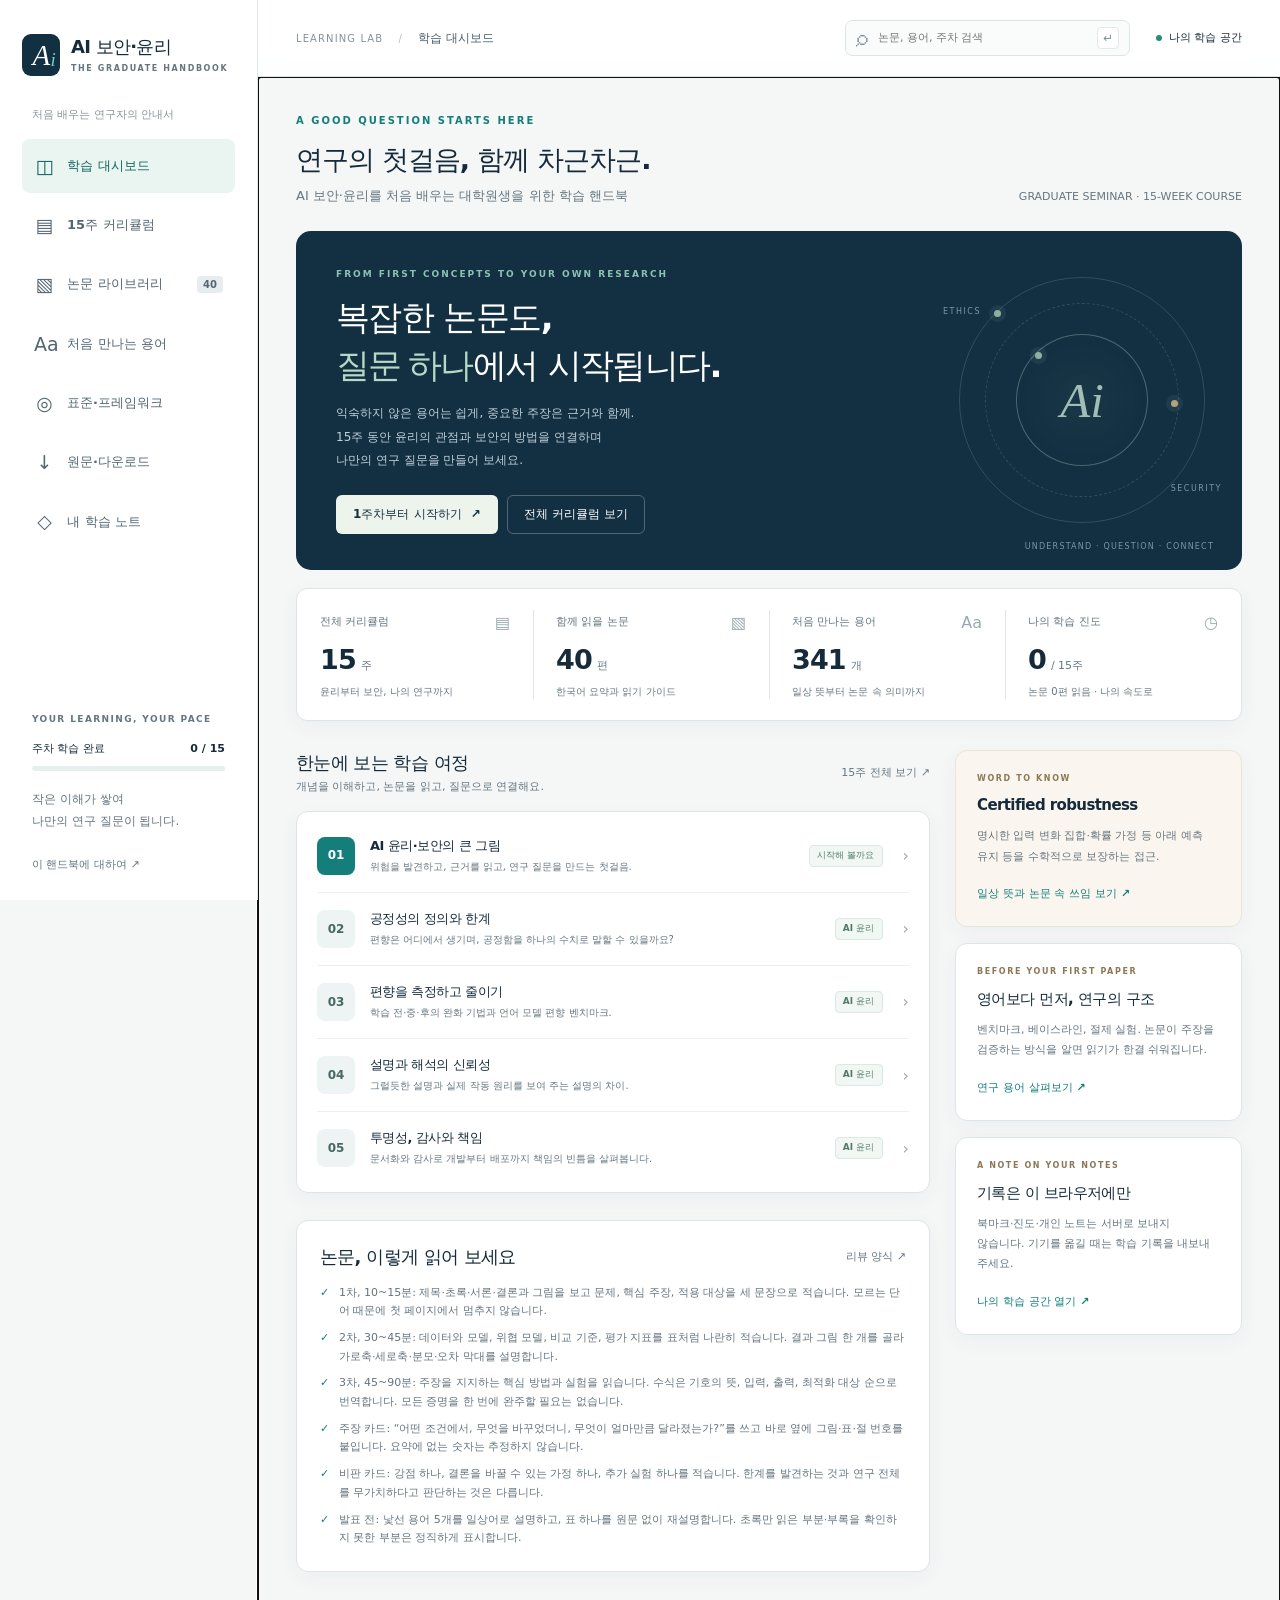
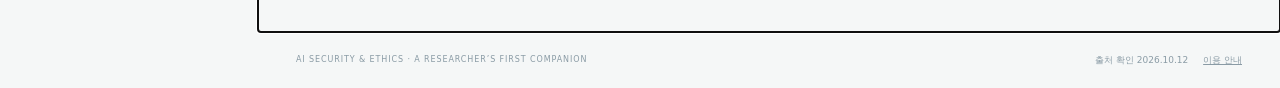
<file: public/index.html>
<!DOCTYPE html>
<html lang="ko">
<head>
<meta charset="utf-8">
<meta name="viewport" content="width=device-width,initial-scale=1">
<meta name="color-scheme" content="light">
<meta name="description" content="대학원 입문자를 위한 AI 보안·윤리 15주 학습 핸드북. 검증된 논문 요약, 쉬운 용어 풀이, 읽기 가이드와 자가 점검을 한곳에서.">
<title>AI 보안·윤리 · 대학원 첫 학기 핸드북</title>
<link rel="stylesheet" href="styles.css">
<script defer src="data.js"></script>
<script defer src="core.js"></script>
<script defer src="uploads.js"></script>
<script defer src="app.js"></script>
</head>
<body>
<a class="skip-link" href="#main">본문 바로가기</a>
<div class="app-shell">
<aside id="main-sidebar" class="sidebar" aria-label="주 탐색">
<a class="brand" href="#home" aria-label="AI 보안·윤리 핸드북 처음으로"><span class="brand-mark" aria-hidden="true">A<span>i</span></span><span>AI 보안·윤리<small>THE GRADUATE HANDBOOK</small></span></a>
<div class="sidebar-kicker">처음 배우는 연구자의 안내서</div>
<nav id="primary-nav" class="nav-list">
<a href="#home" data-nav="home"><span aria-hidden="true">◫</span> 학습 대시보드</a>
<a href="#curriculum" data-nav="curriculum"><span aria-hidden="true">▤</span> 15주 커리큘럼</a>
<a href="#papers" data-nav="papers"><span aria-hidden="true">▧</span> 논문 라이브러리 <b id="paper-nav-count">40</b></a>
<a href="#glossary" data-nav="glossary"><span aria-hidden="true">Aa</span> 처음 만나는 용어</a>
<a href="#standards" data-nav="standards"><span aria-hidden="true">◎</span> 표준·프레임워크</a>
<a href="#downloads" data-nav="downloads"><span aria-hidden="true">↓</span> 원문·다운로드</a>
<a href="#workspace" data-nav="workspace"><span aria-hidden="true">◇</span> 내 학습 노트</a>
</nav>
<div class="sidebar-bottom"><div class="small-label">YOUR LEARNING, YOUR PACE</div><div class="side-progress-label"><span>주차 학습 완료</span><strong id="side-progress">0 / 15</strong></div><div class="progress-track"><span id="side-progress-bar"></span></div><p>작은 이해가 쌓여<br>나만의 연구 질문이 됩니다.</p><a href="#about">이 핸드북에 대하여 ↗</a></div>
</aside>
<div class="main-shell">
<header class="topbar"><button id="menu-toggle" class="icon-button mobile-menu" aria-label="메뉴 열기" aria-controls="main-sidebar" aria-expanded="false">☰</button><div class="topbar-breadcrumb">LEARNING LAB <span>/</span> <strong id="current-section">학습 대시보드</strong></div><form class="global-search" id="global-search-form" role="search"><label class="sr-only" for="global-search">전체 학습 자료 검색</label><span aria-hidden="true">⌕</span><input id="global-search" type="search" autocomplete="off" placeholder="논문, 용어, 주차 검색"><button type="submit" aria-label="검색">↵</button></form><a href="#workspace" class="topbar-local" title="학습 기록은 이 브라우저에만 저장됩니다"><span class="status-dot"></span><span>나의 학습 공간</span></a></header>
<div id="storage-warning" class="notice warning hidden" role="status"></div>
<main id="main" tabindex="-1"></main>
<footer class="page-footer"><span>AI SECURITY & ETHICS · A RESEARCHER’S FIRST COMPANION</span><span>출처 확인 2026.10.12 <a href="#about">이용 안내</a></span></footer>
</div></div>
<div id="toast" role="status" aria-live="polite"></div>
<dialog id="confirm-dialog" aria-labelledby="confirm-title" aria-describedby="confirm-description"><form method="dialog"><h2 id="confirm-title">학습 기록 초기화</h2><p id="confirm-description">이 브라우저에 저장한 완료 표시, 북마크, 퀴즈 결과와 노트가 모두 삭제됩니다. 먼저 내보내기로 백업해 주세요.</p><div class="button-row"><button value="cancel" class="button secondary">취소</button><button value="confirm" class="button danger">모든 기록 삭제</button></div></form></dialog>
<noscript><div class="noscript">이 핸드북의 검색과 학습 기능은 JavaScript가 필요합니다. 브라우저에서 JavaScript를 허용해 주세요. 핸드북은 로그인 없이 볼 수 있으며, 공유 자료는 승인된 계정으로 로그인 후 이용할 수 있습니다.</div></noscript>
</body></html>
</file>
<file: public/styles.css>
:root{--ink:#152b3b;--muted:#657681;--navy:#132f42;--navy2:#1e4154;--teal:#147e7b;--teal-dark:#0b6462;--mint:#e7f3ee;--line:#dde5e7;--paper:#f5f7f7;--warm:#faf6ef;--white:#fff;--gold:#b4843d;--danger:#ad4343;--radius:14px;--shadow:0 6px 22px rgba(20,48,65,.045);font-synthesis:none;color-scheme:light}
*{box-sizing:border-box}html{scroll-behavior:smooth;scroll-padding-top:95px}body{margin:0;background:var(--paper);color:var(--ink);font-family:Inter,"Pretendard","Apple SD Gothic Neo","Noto Sans KR",Malgun Gothic,system-ui,sans-serif;font-size:15px;line-height:1.7;-webkit-font-smoothing:antialiased}button,input,textarea,select{font:inherit}button,a,input,textarea,select{-webkit-tap-highlight-color:transparent}a{color:inherit;text-decoration:none}button{cursor:pointer}button:disabled{cursor:default;opacity:.55}a:focus-visible,button:focus-visible,input:focus-visible,textarea:focus-visible,select:focus-visible,summary:focus-visible{outline:3px solid #c79944;outline-offset:3px}h1,h2,h3,h4,p{margin-top:0}h1,h2,h3,h4{line-height:1.4;letter-spacing:-.04em;word-break:keep-all}h1{font-size:36px;font-weight:750;margin-bottom:14px}h2{font-size:23px;margin-bottom:18px}h3{font-size:18px;margin-bottom:10px}h4{font-size:16px;margin-bottom:8px}p{word-break:keep-all;overflow-wrap:anywhere}ul,ol{padding-left:23px}li+li{margin-top:8px}small{font-size:12px}.app-shell{min-height:100vh}.sidebar{position:fixed;inset:0 auto 0 0;width:258px;background:#fff;border-right:1px solid var(--line);padding:34px 22px 24px;display:flex;flex-direction:column;z-index:30}.brand{display:flex;align-items:center;gap:11px;font-size:18px;font-weight:750;letter-spacing:-.04em;line-height:1.35}.brand small{display:block;font-size:8px;font-weight:700;letter-spacing:1.6px;margin-top:5px;color:var(--muted)}.brand-mark{width:38px;height:42px;flex:none;background:var(--navy);color:white;display:grid;place-content:center;font:italic 29px Georgia,serif;border-radius:9px;position:relative}.brand-mark span{position:absolute;right:5px;bottom:5px;color:#72d2c3;font:italic 19px Georgia,serif}.sidebar-kicker{font-size:11px;color:#87939b;margin:30px 10px 14px}.nav-list{display:flex;flex-direction:column;gap:5px}.nav-list a{display:flex;align-items:center;gap:12px;padding:11px 12px;border-radius:8px;color:#536671;font-weight:550;font-size:13px}.nav-list a:hover{background:var(--paper)}.nav-list a.active{background:#eaf4f1;color:#12665f;font-weight:750}.nav-list a>span{font-size:19px;font-weight:400;display:inline-block;text-align:center;width:21px}.nav-list b{font-size:10px;background:#e7edee;padding:0px 6px;border-radius:4px;margin-left:auto}.sidebar-bottom{margin-top:auto;padding:38px 10px 0}.small-label{font-size:9px;letter-spacing:1.4px;color:var(--muted);font-weight:700}.side-progress-label{display:flex;justify-content:space-between;font-size:11px;margin:12px 0 8px}.side-progress-label strong{font-size:11px;font-variant-numeric:tabular-nums}.progress-track{height:5px;background:#e8eeee;border-radius:8px;overflow:hidden}.progress-track>span{height:100%;display:block;background:var(--teal);border-radius:8px;transition:width .3s}.sidebar-bottom p{font-size:12px;color:var(--muted);line-height:1.8;margin:18px 0}.sidebar-bottom>a{font-size:11px;color:var(--muted)}.main-shell{margin-left:258px}.topbar{height:77px;background:#ffffffeb;backdrop-filter:blur(12px);border-bottom:1px solid var(--line);padding:0 38px;display:flex;align-items:center;gap:26px;position:sticky;top:0;z-index:20}.topbar-breadcrumb{white-space:nowrap;font-size:10px;letter-spacing:1.1px;color:#84929a}.topbar-breadcrumb>span{margin:0 11px;color:#b3bfc4}.topbar-breadcrumb strong{font-size:12px;letter-spacing:0;color:#4a5d69;font-weight:550}.global-search{display:flex;align-items:center;border:1px solid var(--line);border-radius:7px;background:#fafbfb;width:285px;max-width:100%;margin-left:auto;height:36px;padding:0 10px;gap:8px}.global-search>span{font-size:23px;color:#7c909a}.global-search input{outline:none;border:none;background:transparent;min-width:0;width:100%;font-size:11px;color:var(--ink)}.global-search button{background:white;border:1px solid #e4e8e9;border-radius:4px;color:#819099;font-size:12px;padding:0 5px}.topbar-local{display:flex;align-items:center;gap:7px;font-size:11px;white-space:nowrap}.status-dot{height:6px;width:6px;background:#298b7c;border-radius:100%}.mobile-menu{display:none}main{max-width:1400px;margin:auto;padding:35px 38px 60px;min-height:calc(100vh - 153px)}.eyebrow{font-size:10px;letter-spacing:2px;font-weight:750;color:var(--teal);margin:0 0 12px}.intro-row{display:flex;align-items:flex-end;justify-content:space-between;gap:24px;margin-bottom:24px}.intro-row h1{font-size:27px;margin-bottom:6px}.intro-row p{font-size:13px;color:var(--muted);margin:0}.date-stamp{font-size:11px;color:var(--muted);white-space:nowrap}.hero{background:var(--navy);border-radius:15px;color:white;position:relative;overflow:hidden;padding:36px 40px;min-height:300px;display:flex;align-items:center}.hero-copy{position:relative;z-index:2;max-width:68%}.hero .eyebrow{color:#8bc3b3;font-size:9px;letter-spacing:2px}.hero h2{font-size:34px;line-height:1.4;margin-bottom:13px;font-weight:650;letter-spacing:-1.6px}.hero h2 em{font-family:Georgia,serif;font-weight:400;color:#b6d8c6;font-style:normal}.hero p{color:#c0d1db;font-size:12px;line-height:1.95;margin-bottom:22px;max-width:570px}.button{display:inline-flex;align-items:center;justify-content:center;gap:9px;padding:10px 16px;border:1px solid transparent;border-radius:6px;background:var(--teal);color:white;font-size:12px;font-weight:650;line-height:1.45;min-height:39px}.button:hover{background:var(--teal-dark)}.button.secondary{background:white;border-color:var(--line);color:var(--ink)}.button.secondary:hover{background:var(--paper)}.button.ghost{background:transparent;border-color:#ffffff45;color:white}.button.light{background:#edf4ec;color:var(--navy)}.button.light:hover{background:white}.button.danger{background:var(--danger)}.button.small{padding:7px 10px;font-size:11px;min-height:32px}.button-row{display:flex;gap:9px;align-items:center;flex-wrap:wrap}.hero-art{position:absolute;width:290px;height:290px;right:15px;top:50%;transform:translateY(-50%);opacity:.83}.orbit{position:absolute;border:1px solid #b8d8cc38;border-radius:100%;inset:22px}.orbit.two{inset:48px;border-style:dashed}.orbit.three{inset:79px;background:radial-gradient(ellipse,#58837620,transparent 70%);border-color:#b8d8cc65}.orbit:after{content:"";position:absolute;height:7px;width:7px;background:#a5cbb6;left:14%;top:13%;border-radius:50%;box-shadow:0 0 0 5px #b6d8c617}.orbit.two:after{left:auto;right:0;top:50%;background:#d7bb80}.hero-center{position:absolute;inset:95px;display:grid;place-content:center;color:#bfdacf;font-size:49px;font-family:Georgia,serif;font-style:italic}.hero-art .art-label{position:absolute;font-size:8px;letter-spacing:1.5px;color:#90acba}.art-label.one{left:6px;top:50px}.art-label.two{right:5px;bottom:50px}.hero-footnote{position:absolute;bottom:16px;right:28px;font-size:8px;color:#7896a6;letter-spacing:1.2px}.stats-grid{display:grid;grid-template-columns:repeat(4,1fr);margin:18px 0 29px;border:1px solid var(--line);border-radius:11px;background:white;box-shadow:var(--shadow)}.stat{padding:20px 23px;position:relative}.stat+.stat:before{content:"";position:absolute;left:0;top:21px;bottom:21px;width:1px;background:var(--line)}.stat-top{display:flex;align-items:center;justify-content:space-between;color:var(--muted);font-size:11px;margin-bottom:8px}.stat-top span:last-child{color:#99abae;font-size:16px}.stat strong{font-size:27px;line-height:1.2;letter-spacing:-.9px;font-weight:600}.stat strong small{font-size:11px;color:var(--muted);letter-spacing:0;margin-left:5px;font-weight:400}.stat p{margin:5px 0 0;font-size:10px;color:var(--muted)}.dashboard-columns{display:grid;grid-template-columns:minmax(0,1fr) 287px;gap:25px}.section-heading{display:flex;justify-content:space-between;align-items:center;gap:14px;margin-bottom:14px}.section-heading h2{font-size:18px;margin:0}.section-heading a{font-size:11px;color:var(--muted)}.section-heading p{font-size:11px;color:var(--muted);margin:3px 0 0}.learning-path{background:white;border:1px solid var(--line);border-radius:12px;padding:8px 20px;box-shadow:var(--shadow)}.path-row{display:flex;align-items:center;gap:15px;padding:17px 0;border-bottom:1px solid #edf0f1}.path-row:last-child{border:0}.week-number{display:grid;place-content:center;width:38px;height:38px;background:#eef4f3;color:#456964;border-radius:8px;font-size:12px;font-weight:700;flex:none}.week-number.active{background:var(--teal);color:white}.path-copy{flex:1;min-width:0}.path-copy h3{font-size:13px;margin:0 0 3px}.path-copy p{font-size:10px;color:var(--muted);margin:0}.path-right{color:#9ba8ac;font-size:16px}.tag{display:inline-flex;align-items:center;gap:4px;border:1px solid #dce8e4;background:#f1f7f3;color:#537a69;font-size:9px;letter-spacing:.1px;line-height:1.55;padding:3px 7px;border-radius:4px;vertical-align:middle;font-weight:650}.tag.security{background:#edf3f9;border-color:#dce5ee;color:#546f8d}.tag.gold{background:#faf4e8;border-color:#f0e3c7;color:#8d743f}.tag.muted{background:#f4f6f7;border-color:#e3e8eb;color:#657782}.tag.error{background:#fbefed;border-color:#ebd5cf;color:#9e6557}.path-row .tag{margin-right:5px}.aside-card{background:white;border:1px solid var(--line);border-radius:12px;padding:21px;box-shadow:var(--shadow);margin-bottom:16px}.aside-card.warm{background:var(--warm);border-color:#ebe4d8}.aside-card .eyebrow{font-size:8px;letter-spacing:1.6px;color:#8d7756;margin-bottom:10px}.aside-card h3{font-size:15px}.aside-card p{font-size:11px;color:var(--muted);line-height:1.85;margin-bottom:13px}.text-link{display:inline-flex;font-size:11px;font-weight:650;color:var(--teal);gap:6px}.check-list{list-style:none;margin:0;padding:0}.check-list li{position:relative;padding-left:19px;font-size:11px;color:#65747e}.check-list li:before{content:"✓";color:var(--teal);position:absolute;left:0}.card{background:white;border:1px solid var(--line);border-radius:12px;box-shadow:var(--shadow);padding:23px}.block-space{margin-top:27px}.page-heading{margin-bottom:26px}.page-heading h1{font-size:31px}.page-heading>p{color:var(--muted);font-size:14px;max-width:860px}.breadcrumb{font-size:11px;color:var(--muted);margin-bottom:20px}.breadcrumb a{color:var(--teal)}.breadcrumb span{margin:0 8px;color:#a4afb4}.curriculum-grid{display:grid;grid-template-columns:repeat(3,minmax(0,1fr));gap:16px}.week-card{background:white;border:1px solid var(--line);border-radius:12px;padding:22px;display:flex;flex-direction:column;transition:transform .15s,border-color .15s;position:relative}.week-card:hover{transform:translateY(-2px);border-color:#a5c9c2}.week-card .week-top{display:flex;justify-content:space-between;align-items:center;margin-bottom:15px}.week-card .week-top strong{font-size:12px;color:var(--teal);letter-spacing:1px}.week-card h2{font-size:18px;margin-bottom:11px}.week-card p{font-size:12px;color:var(--muted);line-height:1.8;flex:1;margin-bottom:18px}.week-bottom{border-top:1px solid #edf0f1;padding-top:12px;display:flex;justify-content:space-between;font-size:10px;color:#6b7d87}.week-card.done{border-color:#91bcae}.done-mark{font-size:11px;color:var(--teal)}.tabs{display:flex;border-bottom:1px solid var(--line);gap:25px;margin:24px 0;overflow:auto}.tabs a,.tabs button{padding:10px 0;color:var(--muted);font-size:12px;background:none;border:none;border-bottom:2px solid transparent;white-space:nowrap}.tabs .active{color:var(--teal);border-color:var(--teal);font-weight:750}.detail-layout{display:grid;grid-template-columns:minmax(0,1fr) 273px;gap:26px}.detail-main{min-width:0}.detail-side{min-width:0}.detail-side .sticky-side{position:sticky;top:103px}.detail-main>.card{margin-bottom:19px}.lesson-section{margin-bottom:24px}.lesson-section:last-child{margin-bottom:0}.lesson-section h3{display:flex;gap:9px;align-items:center;font-size:18px}.number-dot{font-size:10px;letter-spacing:0;width:26px;height:26px;display:grid;place-content:center;background:var(--mint);border-radius:50%;color:var(--teal);flex:none}.lesson-section p,.lesson-section li{font-size:14px;line-height:1.95;color:#405966}.callout{border-left:3px solid var(--teal);background:#f0f7f4;border-radius:0 8px 8px 0;padding:16px 18px;margin:19px 0;font-size:13px;color:#3f665d}.callout strong{display:block;margin-bottom:5px;font-size:12px}.notice{padding:13px 17px;border-radius:8px;background:#edf4f6;border:1px solid #d7e7eb;color:#486877;font-size:12px;margin:15px 0}.notice.warning{background:#fff8e8;border-color:#efdfb8;color:#79633f}.main-shell>#storage-warning{margin:15px 38px 0}.paper-list{display:flex;flex-direction:column;gap:13px}.paper-card{display:block;background:white;border:1px solid var(--line);border-radius:10px;padding:19px 21px;position:relative;transition:border-color .15s}.paper-card:hover{border-color:#9bbeb6}.paper-meta{display:flex;gap:7px;align-items:center;flex-wrap:wrap;font-size:10px;color:var(--muted);margin-bottom:10px}.paper-card h3{font-size:16px;letter-spacing:-.015em;line-height:1.55;margin-bottom:8px;word-break:normal;overflow-wrap:anywhere}.paper-card p{font-size:12px;color:var(--muted);line-height:1.85;margin:0}.paper-card .paper-authors{font-size:10px;color:#829099;margin-bottom:10px}.paper-card-footer{display:flex;justify-content:space-between;align-items:center;gap:10px;margin-top:13px;padding-top:11px;border-top:1px solid #edf0f1;font-size:10px;color:#6b7d87}.bookmark-button{border:1px solid var(--line);color:var(--muted);background:white;border-radius:6px;padding:5px 9px;display:flex;align-items:center;gap:5px;font-size:11px}.bookmark-button.selected{background:#edf6f1;border-color:#9cbdb0;color:var(--teal)}.filter-bar{display:flex;gap:10px;align-items:center;flex-wrap:wrap;margin-bottom:18px}.field{display:flex;flex-direction:column;gap:5px;flex:1;min-width:180px}.field label{font-size:11px;color:var(--muted)}.search-field,.select-field{border:1px solid var(--line);border-radius:7px;background:white;min-height:42px;padding:8px 12px;color:var(--ink);font-size:12px;width:100%}.select-field{min-width:132px}.filter-bar .field.compact{flex:0;min-width:146px}.result-count{font-size:11px;color:var(--muted);margin:14px 0}.empty-state{border:1px dashed #becdcf;border-radius:12px;padding:45px 25px;text-align:center;color:var(--muted);background:#fafcfc}.empty-state h2{font-size:19px;color:var(--ink)}.empty-state p{font-size:13px;max-width:440px;margin:0 auto 16px}.paper-detail-title{font-size:31px!important;line-height:1.5;letter-spacing:-.7px;word-break:normal!important;overflow-wrap:anywhere}.summary-grid{display:grid;grid-template-columns:1fr 1fr;gap:17px}.summary-grid>.summary-block:first-child{grid-column:1/-1}.summary-block{border-top:1px solid var(--line);padding-top:16px}.summary-block h3{font-size:11px;letter-spacing:.4px;color:var(--teal);margin-bottom:8px}.summary-block p{font-size:13px;color:#405966;line-height:1.95;margin:0}.summary-block.wide{grid-column:1/-1}.metadata-list{list-style:none;margin:0;padding:0}.metadata-list li{border-bottom:1px solid #ecf0f1;padding:9px 0;display:flex;flex-direction:column;gap:3px;font-size:11px;margin:0;overflow-wrap:anywhere}.metadata-list li:last-child{border:0}.metadata-list strong{font-size:10px;color:var(--muted);font-weight:450}.note-area{resize:vertical;width:100%;min-height:170px;max-height:800px;background:#fbfcfa;border:1px solid #dce5dd;border-radius:7px;padding:12px;font-size:12px;line-height:1.9;color:#39534d}.note-hint{font-size:10px!important;line-height:1.7!important;color:var(--muted);margin:6px 0 13px}.section-tools{display:flex;align-items:center;justify-content:space-between;gap:15px;margin-bottom:15px}.section-tools h2{margin:0}.citation-box{background:#f6f8f8;border:1px solid #e0e7e9;border-radius:7px;padding:15px;font-size:12px;color:#46616e;line-height:1.9;overflow-wrap:anywhere}.source-list{font-size:11px;color:var(--muted)}.source-list a{color:var(--teal);text-decoration:underline;overflow-wrap:anywhere}.source-list li{margin-bottom:12px}.term-table-wrap{border:1px solid var(--line);border-radius:10px;overflow:auto;background:white}.term-table{border-collapse:collapse;width:100%;min-width:860px;text-align:left;font-size:12px}.term-table th{padding:13px 15px;background:#edf3f2;font-size:10px;color:#45665f;letter-spacing:.5px;font-weight:700}.term-table th:first-child{width:16%}.term-table th:nth-child(2){width:15%}.term-table th:nth-child(3){width:19%}.term-table th:nth-child(4){width:23%}.term-table th:nth-child(5){width:27%}.term-table td{padding:17px 15px;border-top:1px solid var(--line);vertical-align:top;line-height:1.85;overflow-wrap:anywhere}.term-table td:first-child{font-weight:700;color:var(--navy)}.term-table td small{display:block;margin-top:8px;font-size:9px;font-weight:400;color:var(--muted)}.term-table td a{color:var(--teal);text-decoration:underline;font-size:10px}.term-table tbody tr:hover{background:#fcfdfb}.glossary-card{border:1px solid var(--line);border-radius:10px;padding:20px;background:white;margin-bottom:12px}.glossary-card h3{font-size:18px;letter-spacing:0}.term-grid{display:grid;grid-template-columns:1fr 1fr;gap:14px}.term-grid dt{color:var(--teal);font-size:10px;font-weight:750;margin-bottom:5px}.term-grid dd{margin:0;font-size:12px;line-height:1.9;color:#526b76}.quiz-card{border:1px solid var(--line);border-radius:10px;padding:21px;margin:15px 0;background:#fcfdfc}.quiz-card legend{font-size:14px;font-weight:650;padding:0 5px;line-height:1.8}.quiz-card fieldset{border:0;padding:0;margin:0}.quiz-options{display:flex;flex-direction:column;gap:8px;margin:15px 0}.quiz-option{display:flex;gap:10px;padding:10px 12px;border:1px solid #dde6e5;background:white;border-radius:7px;font-size:12px;line-height:1.8;align-items:flex-start;cursor:pointer}.quiz-option input{margin-top:5px;accent-color:var(--teal)}.quiz-option.correct{background:#eaf6ee;border-color:#92bfa1}.quiz-option.incorrect{background:#fff2ed;border-color:#d5a68d}.quiz-feedback{font-size:12px;color:#426859;margin:12px 0 0;line-height:1.85}.flashcard{min-height:260px;text-align:center;display:flex;flex-direction:column;align-items:center;justify-content:center;background:var(--navy);color:white;border-radius:14px;padding:30px;margin-bottom:16px;cursor:pointer;border:0;width:100%}.flashcard .small-label{color:#91b0ba}.flashcard h2{font-size:30px;font-weight:500;letter-spacing:-.02em;margin:20px 0}.flashcard p{font-size:15px;line-height:2;max-width:680px;margin:0;color:#e1eeea}.flash-controls{display:flex;justify-content:center;gap:15px;align-items:center;font-size:12px}.download-week{margin-bottom:22px}.download-week h2{font-size:17px;margin-bottom:13px}.download-item{display:grid;grid-template-columns:minmax(0,1fr) auto;gap:20px;padding:18px 20px;border-bottom:1px solid var(--line);background:white}.download-item:first-of-type{border-radius:10px 10px 0 0}.download-item:last-child{border-bottom:none;border-radius:0 0 10px 10px}.download-item h3{font-size:13px;letter-spacing:0;line-height:1.7;margin-bottom:6px}.download-item p{font-size:10px;color:var(--muted);margin:7px 0 0;line-height:1.8}.download-actions{display:flex;align-items:center;gap:7px;flex-wrap:wrap;justify-content:flex-end}.standards-grid{display:grid;grid-template-columns:repeat(2,minmax(0,1fr));gap:17px}.standard-card h2{font-size:20px;letter-spacing:-.02em}.standard-card p,.standard-card li{font-size:12px;color:#506a76;line-height:1.9}.standard-card a{color:var(--teal);font-size:11px;overflow-wrap:anywhere}.template-grid{display:grid;grid-template-columns:repeat(2,minmax(0,1fr));gap:18px}.template-content{white-space:pre-wrap;overflow-wrap:anywhere;font-size:12px;line-height:1.9;background:#f7f8f5;padding:16px;border-radius:7px;max-height:420px;overflow:auto;margin:14px 0}.local-badge{display:inline-flex;align-items:center;gap:6px;color:#5f796e;background:#edf4ef;border:1px solid #d9e7dc;padding:4px 9px;border-radius:5px;font-size:10px}.note-preview{white-space:pre-wrap;font-size:12px;color:#556e79;max-height:160px;overflow:auto;line-height:1.9}.workspace-grid{display:grid;grid-template-columns:1fr 1fr;gap:20px}.workspace-actions{display:flex;gap:10px;flex-wrap:wrap;margin-top:20px}.file-label{cursor:pointer}.file-label input{position:absolute;width:1px;height:1px;overflow:hidden;clip-path:inset(50%)}.about-content{max-width:840px}.about-content h2{margin-top:30px;font-size:21px}.about-content p,.about-content li{font-size:14px;color:#506774;line-height:1.95}.source-note{font-size:10px;color:#7a8e98;line-height:1.8}.page-footer{margin:0 38px;padding:20px 0;border-top:1px solid var(--line);display:flex;justify-content:space-between;gap:20px;font-size:8px;letter-spacing:.9px;color:#8a9ba5}.page-footer span:last-child{letter-spacing:0;font-size:9px}.page-footer a{margin-left:12px;text-decoration:underline}.icon-button{background:white;border:1px solid var(--line);width:35px;height:35px;border-radius:6px;color:var(--ink)}.hidden{display:none!important}.sr-only{position:absolute;width:1px;height:1px;padding:0;margin:-1px;overflow:hidden;clip:rect(0,0,0,0);white-space:nowrap;border:0}.skip-link{position:fixed;top:-100px;left:20px;background:white;border:2px solid var(--teal);z-index:100;padding:10px}.skip-link:focus{top:10px}#toast{position:fixed;bottom:25px;left:calc(50% + 129px);transform:translateX(-50%) translateY(20px);background:#193a39;color:white;border-radius:8px;padding:12px 20px;box-shadow:0 8px 25px #112d3530;font-size:12px;max-width:90vw;opacity:0;pointer-events:none;transition:.2s;z-index:100}#toast.visible{opacity:1;transform:translateX(-50%) translateY(0)}dialog{border:1px solid var(--line);border-radius:14px;max-width:470px;padding:28px;color:var(--ink);box-shadow:0 20px 80px #132f4240}dialog::backdrop{background:#132f4260}dialog h2{font-size:22px}dialog p{font-size:13px;line-height:1.9;color:var(--muted)}dialog .button-row{justify-content:flex-end}.noscript{position:fixed;inset:20%;z-index:1000;background:white;border:2px solid var(--navy);padding:35px;font-size:18px}.count-pill{font-size:10px;font-weight:500;background:#edf3f3;color:#5c7b77;border-radius:20px;padding:3px 8px;margin-left:6px}.review-topic{padding:13px 0;border-bottom:1px solid var(--line);font-size:13px;line-height:1.9}.review-topic:last-child{border:none}details{border-top:1px solid var(--line);padding-top:13px;margin-top:13px}summary{cursor:pointer;font-size:12px;color:var(--teal);font-weight:650}details>div{margin-top:12px}.search-group{margin-bottom:27px}.search-group h2{font-size:18px}.pagination{display:flex;gap:8px;justify-content:center;align-items:center;margin:24px 0;font-size:11px}.highlight-label{font-size:11px;color:var(--gold)}.term-source-links{display:flex;gap:8px;flex-wrap:wrap;margin-top:10px}.term-source-links a{font-size:10px;color:var(--teal)}.screen-note{margin:18px 0;font-size:11px;color:var(--muted)}
@media(min-width:1600px){main{padding:43px 55px 70px}.topbar{padding:0 55px}.hero{min-height:320px}.hero-copy{max-width:73%}.hero-art{right:50px}.dashboard-columns{grid-template-columns:minmax(0,1fr) 325px}}
@media(max-width:1250px){.sidebar{width:225px;padding-left:15px;padding-right:15px}.main-shell{margin-left:225px}.topbar{padding:0 25px;gap:15px}main{padding:29px 25px 50px}.topbar-local span:last-child{display:none}.hero{padding:30px;min-height:285px}.hero h2{font-size:29px}.hero-art{right:-25px;transform:translateY(-50%) scale(.87)}.hero-copy{max-width:75%}.dashboard-columns{grid-template-columns:minmax(0,1fr) 245px;gap:19px}.curriculum-grid{grid-template-columns:repeat(2,minmax(0,1fr))}.detail-layout{grid-template-columns:minmax(0,1fr) 240px;gap:18px}.stat{padding:18px}.topbar-breadcrumb{letter-spacing:.3px}#toast{left:calc(50% + 112px)}}
@media(max-width:1000px){.sidebar{width:205px}.main-shell{margin-left:205px}.brand{font-size:16px}.brand small{font-size:7px;letter-spacing:1.1px}.nav-list a{font-size:12px;padding:10px 9px}.topbar-breadcrumb{display:none}.global-search{margin-left:0;width:100%}.topbar-local{margin-left:auto}.hero-art{opacity:.35;right:-60px}.hero-copy{max-width:90%}.dashboard-columns{grid-template-columns:1fr}.dashboard-aside{display:grid;grid-template-columns:1fr 1fr;gap:15px}.aside-card{margin:0}.detail-layout{grid-template-columns:1fr}.detail-side .sticky-side{position:static;display:grid;grid-template-columns:1fr 1fr;gap:16px}.detail-side .aside-card{margin:0}.standards-grid,.workspace-grid{grid-template-columns:1fr}.stats-grid .stat{padding:17px 12px}.stat strong{font-size:24px}.stat-top{font-size:10px}.template-grid{grid-template-columns:1fr}#toast{left:calc(50% + 102px)}}
@media(max-width:760px){body{font-size:14px}.sidebar{transform:translateX(-100%);transition:transform .2s;width:255px;box-shadow:0 0 0 100vmax #132f4200}.sidebar.open{transform:translateX(0);box-shadow:0 0 0 100vmax #132f4260}.main-shell{margin-left:0}.mobile-menu{display:block;flex:none}.topbar{height:65px;padding:0 17px;gap:11px}.global-search{height:36px}.global-search input{font-size:11px}.topbar-local{display:none}main{padding:24px 17px 40px}.intro-row{align-items:flex-start;gap:10px}.intro-row h1{font-size:24px}.intro-row p{font-size:11px}.date-stamp{display:none}.hero{padding:27px 24px;min-height:295px}.hero-copy{max-width:100%}.hero h2{font-size:29px;line-height:1.45}.hero p{font-size:11px;max-width:92%}.hero-art{right:-85px;opacity:.16}.hero-footnote{display:none}.stats-grid{grid-template-columns:1fr 1fr;margin-bottom:24px}.stat:nth-child(3),.stat:nth-child(4){border-top:1px solid var(--line)}.stat:nth-child(3):before{display:none}.stat{padding:17px!important}.stat strong{font-size:26px}.stat-top{font-size:11px}.dashboard-aside{grid-template-columns:1fr}.dashboard-columns{gap:22px}.section-heading h2{font-size:18px}.learning-path{padding:5px 15px}.path-row{gap:11px}.path-copy h3{font-size:12px}.path-copy p{font-size:10px}.path-row .tag{font-size:8px;max-width:60px;white-space:nowrap}.curriculum-grid{gap:12px}.week-card{padding:17px}.week-card h2{font-size:16px}.week-card p{font-size:11px}.week-card .week-top strong{font-size:10px}.week-bottom{font-size:9px;gap:5px}.page-heading h1{font-size:28px}.page-heading>p{font-size:13px}.paper-detail-title{font-size:24px!important}.card{padding:20px 18px}.summary-grid{grid-template-columns:1fr}.summary-block{grid-column:1!important}.term-grid{grid-template-columns:1fr}.detail-side .sticky-side{grid-template-columns:1fr}.download-item{grid-template-columns:1fr;gap:13px;padding:17px}.download-actions{justify-content:flex-start}.page-footer{margin:0 17px;flex-direction:column;gap:8px;padding:16px 0;font-size:7px}.page-footer span:last-child{font-size:8px}.standards-grid{grid-template-columns:1fr}.tabs{gap:21px}.tabs button,.tabs a{font-size:11px}.button{font-size:11px;padding:9px 13px}.filter-bar{gap:8px}.filter-bar .field{min-width:100%}.filter-bar .field.compact{min-width:calc(50% - 4px);flex:1}.term-table{min-width:800px}.term-table td{padding:14px 12px}.lesson-section p,.lesson-section li{font-size:13px}.paper-card{padding:17px}.paper-card h3{font-size:14px}.paper-card p{font-size:11px}.paper-card .paper-authors{font-size:9px}.flashcard{min-height:240px;padding:25px 20px}.flashcard h2{font-size:25px}.flashcard p{font-size:13px}#toast{left:50%;width:max-content;max-width:90vw}.main-shell>#storage-warning{margin:12px 17px 0}.intro-row .eyebrow{font-size:9px}.topbar .icon-button{width:33px}.hero .button-row{gap:8px}.quiz-card{padding:17px 14px}.quiz-card legend{font-size:13px}.quiz-option{font-size:11px}.template-content{font-size:11px}.workspace-actions .button{flex:1;white-space:nowrap}.page-heading .button-row{margin-top:15px}}
@media(max-width:430px){.curriculum-grid{grid-template-columns:1fr}.week-card{padding:20px}.week-card h2{font-size:19px}.week-card p{font-size:12px}.hero h2{font-size:26px}.hero p{max-width:100%}.path-row .tag{display:none}.section-heading>a{font-size:10px}}
@media(prefers-reduced-motion:reduce){*{scroll-behavior:auto!important;transition:none!important;animation:none!important}}
@media print{body{font-size:11pt;background:white;color:black}.sidebar,.topbar,.page-footer,.button,.bookmark-button,.tabs,.filter-bar,.note-area,.note-hint,.workspace-actions,.flash-controls,#toast,#storage-warning,.skip-link,dialog,.hero-art{display:none!important}.main-shell{margin:0}main{padding:0;max-width:none}.hero{background:white;color:black;padding:15px 0;min-height:0}.hero p,.hero .eyebrow{color:#444}.hero h2{font-size:25pt;color:black}.hero h2 em{color:black}.dashboard-columns,.detail-layout,.workspace-grid{display:block}.detail-side{margin-top:20px}.detail-side .sticky-side{display:block;position:static}.card,.aside-card,.paper-card,.week-card{box-shadow:none;border:1px solid #bbb;break-inside:avoid;margin-bottom:12px}.curriculum-grid,.standards-grid{grid-template-columns:1fr 1fr}.summary-grid{display:block}.summary-block{margin-bottom:15px}.term-table-wrap{overflow:visible}.term-table{min-width:0;font-size:8pt}.term-table td,.term-table th{padding:8px}.term-table a:after{content:""}.source-list a:after{content:" (" attr(href) ")"}.flashcard{background:white;color:black;border:1px solid #bbb}.flashcard p{color:black}.quiz-card{break-inside:avoid}.quiz-options input{appearance:none}.quiz-option{padding:7px}.page-heading h1{font-size:25pt}.paper-detail-title{font-size:23pt!important}.progress-track,.hero-footnote{display:none}.download-item{break-inside:avoid}.note-preview{max-height:none;overflow:visible}.template-content{max-height:none;overflow:visible}.no-print{display:none!important}}

/* Shared files are server-backed and intentionally separate from browser-local study notes. */
.material-section{scroll-margin-top:95px}.material-intro{font-size:13px;color:var(--muted);margin-bottom:24px}.material-form{border:1px solid var(--line);border-radius:10px;background:var(--paper);padding:20px}.material-fields{border:0;margin:0;padding:0;min-width:0}.material-file-field{gap:8px}.material-file-input{display:block;width:100%;min-width:0;border:1px dashed #b4c7cb;border-radius:8px;background:var(--white);padding:14px;font-size:12px;color:var(--ink)}.material-file-input::file-selector-button{border:0;border-radius:5px;padding:7px 12px;background:var(--mint);color:var(--teal-dark);font:inherit;font-weight:650;cursor:pointer;margin-right:10px}.material-help,.material-selected{font-size:11px;color:var(--muted);margin:0;line-height:1.7;overflow-wrap:anywhere}.material-selected{color:var(--teal-dark)}.material-form-row{display:flex;gap:12px;margin:18px 0}.material-category-field{flex:0 0 145px;min-width:145px}.material-rights{display:flex;align-items:flex-start;gap:9px;font-size:11px;color:var(--muted);line-height:1.8;margin:18px 0;cursor:pointer}.material-rights input{flex:none;width:16px;height:16px;margin:3px 0 0;accent-color:var(--teal)}.material-status{font-size:12px;line-height:1.7;color:var(--teal-dark);padding:12px 2px 0;margin-bottom:0}.material-error{overflow-wrap:anywhere}.material-list-heading{margin:28px 0 14px;align-items:center;gap:12px}.material-list-heading h3{margin:0;font-size:16px}.material-list{margin:0;padding:0;list-style:none}.material-item{display:flex;align-items:center;justify-content:space-between;gap:18px;padding:18px 0;border-bottom:1px solid var(--line);margin:0}.material-item:first-child{border-top:1px solid var(--line)}.material-details{min-width:0;flex:1}.material-details h4{font-size:14px;line-height:1.6;word-break:normal;overflow-wrap:anywhere;margin:7px 0 4px}.material-filename,.material-metadata{font-size:11px;color:var(--muted);overflow-wrap:anywhere;line-height:1.7;margin:0}.material-metadata{font-size:10px;margin-top:3px}.material-download{flex:none;white-space:nowrap}.material-empty{padding:24px 16px;margin:0;border:1px dashed var(--line);border-radius:8px;text-align:center;color:var(--muted);font-size:12px}.material-section [hidden]{display:none!important}
@media(max-width:760px){.material-form{padding:16px}.material-form-row{flex-direction:column}.material-category-field{flex:auto;min-width:0}.material-item{align-items:flex-start;gap:12px;flex-direction:column}.material-download{align-self:flex-start}.material-list-heading .button{font-size:10px;padding:8px 10px}.material-file-input{padding:11px 9px}}
@media print{.material-section{display:none!important}}

.material-more{margin-top:16px}

.material-safety{font-size:11px;color:#79633f;background:var(--warm);border-left:3px solid #dfc69f;border-radius:0 6px 6px 0;padding:10px 13px;line-height:1.8;margin:-8px 0 22px}
</file>
